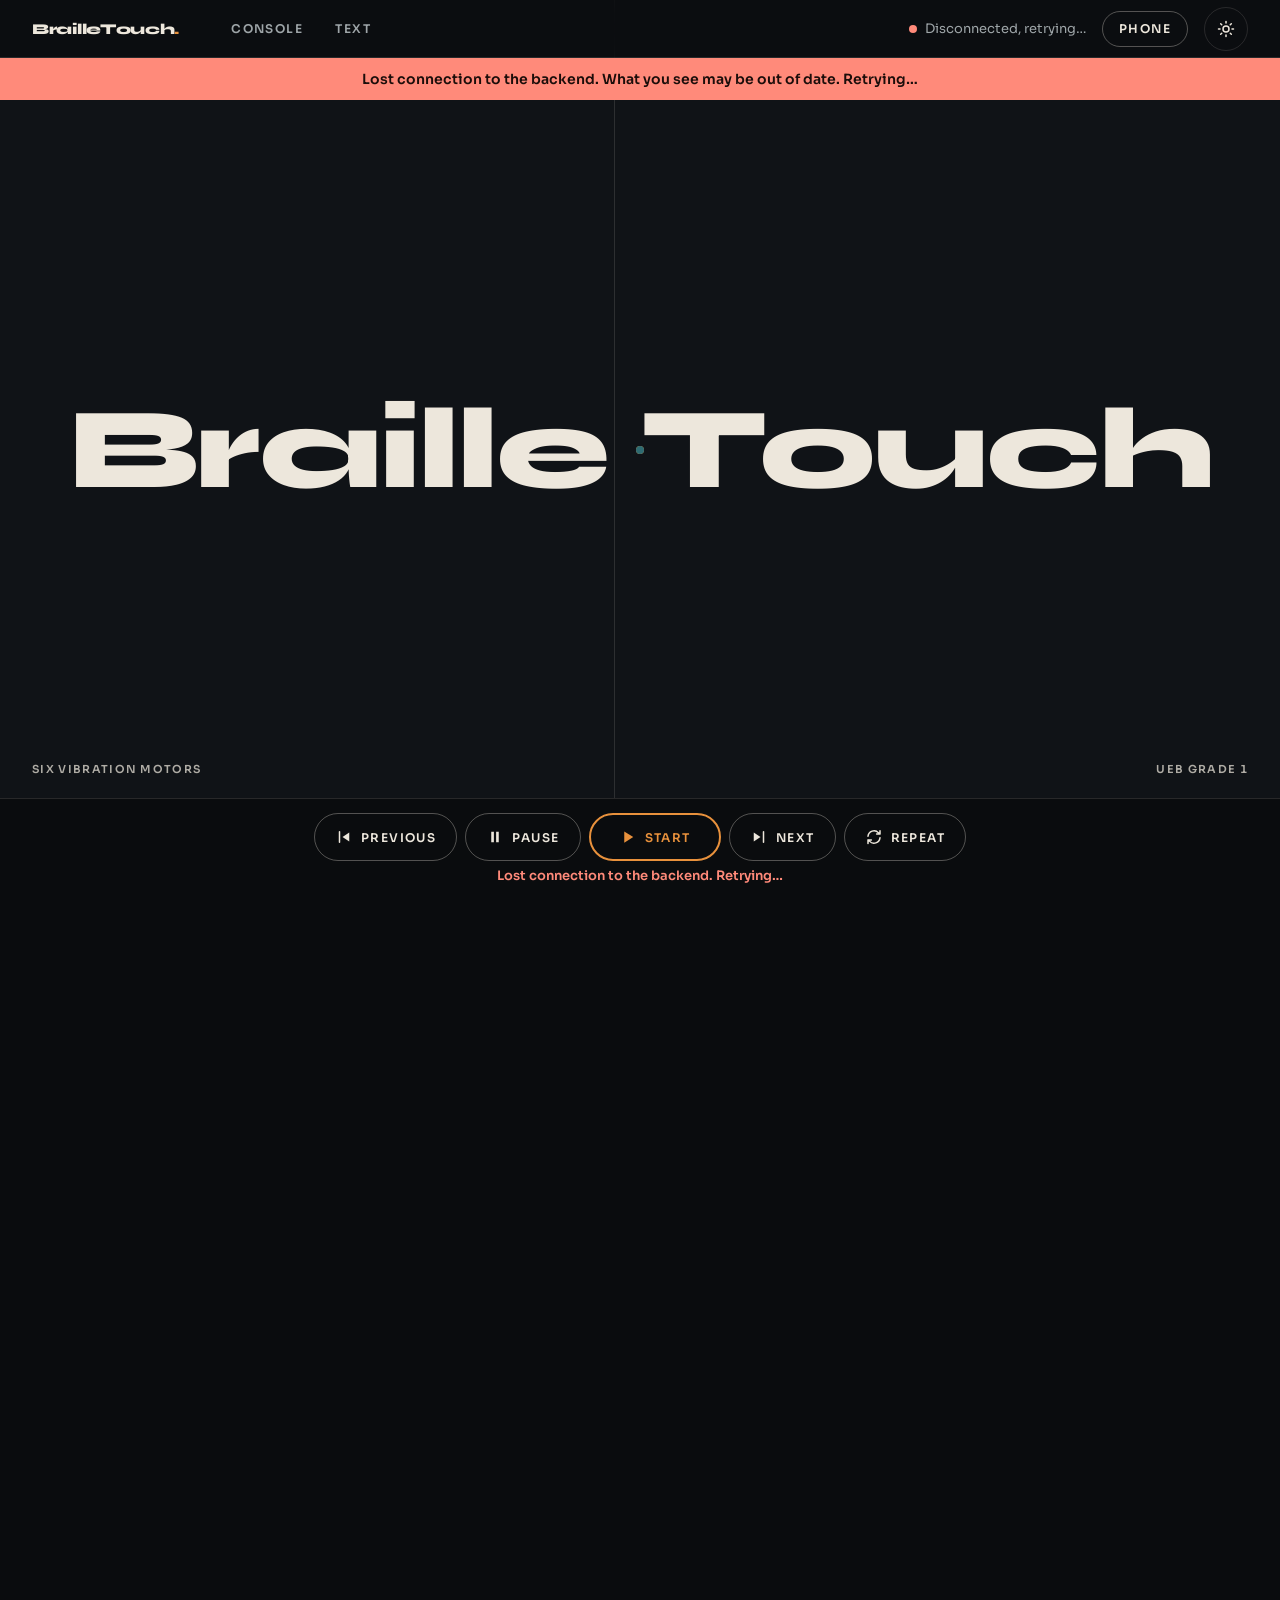
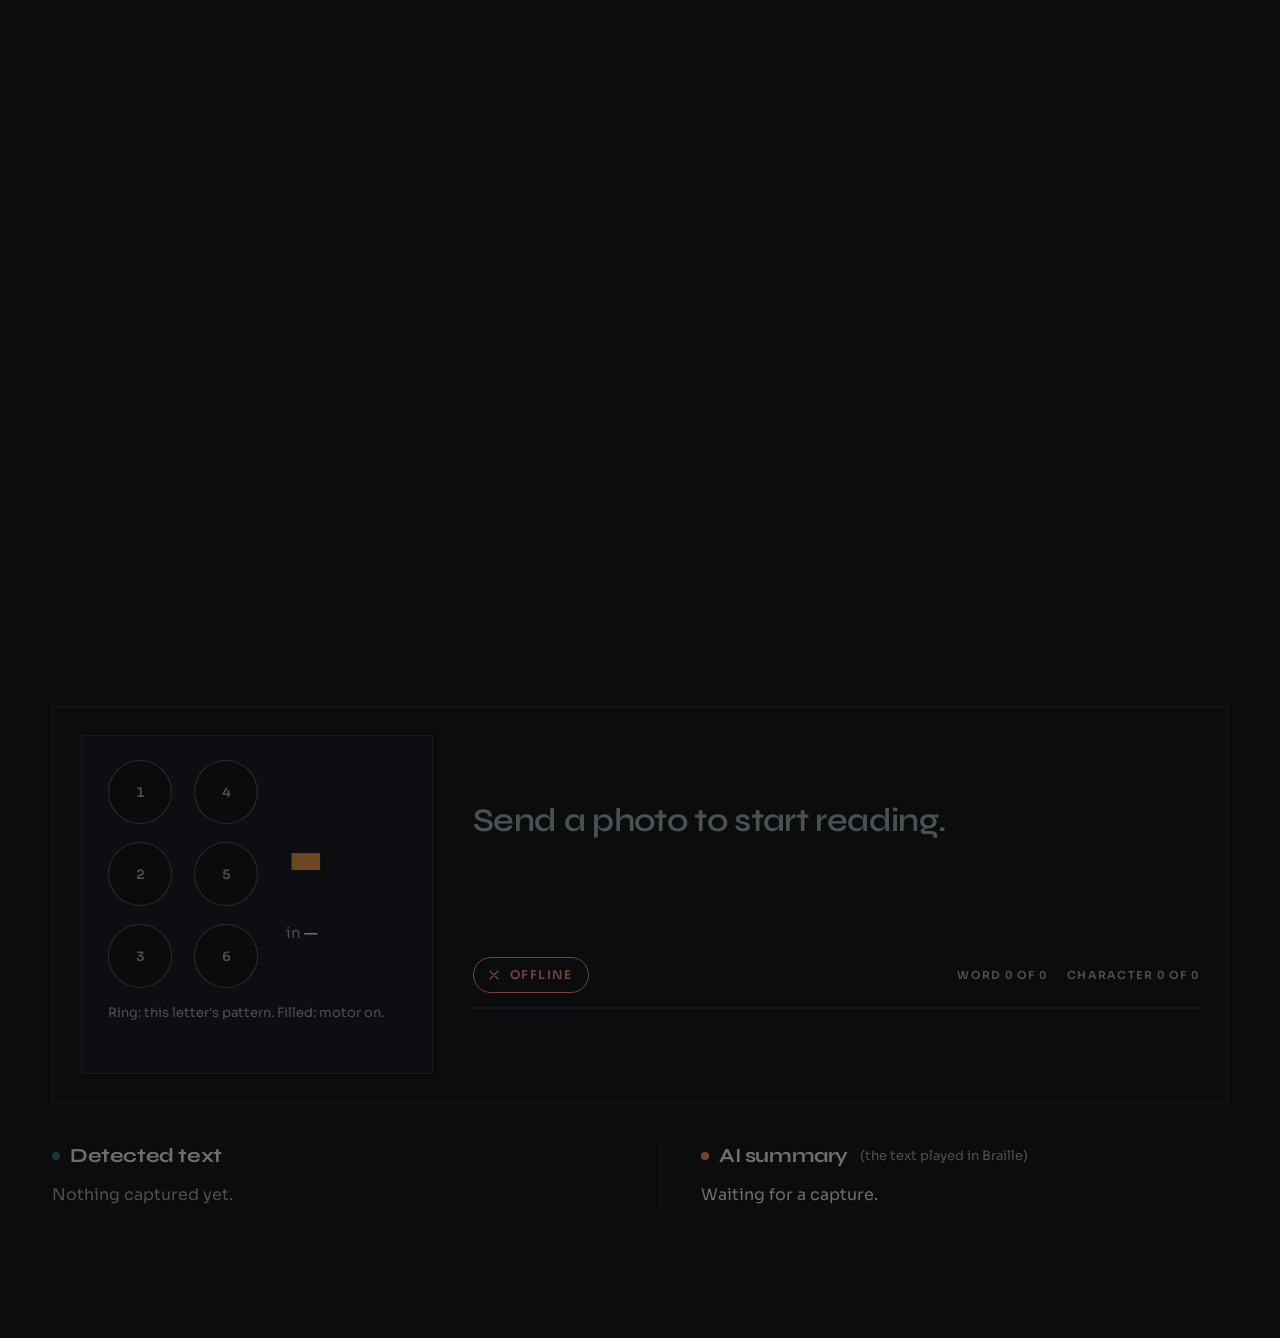
<file: frontend-demo/index.html>
<!DOCTYPE html>
<!-- avoid-ai-design-ignore-file: K7, K3, T2, SD5 (focus styles live in style.css; nav blur, Syne/Sora and the split wordmark are the requested label style) -->
<html lang="en" data-theme="dark">
<head>
<meta charset="UTF-8">
<meta name="viewport" content="width=device-width, initial-scale=1.0">
<title>BrailleTouch</title>
<script>
  // apply the saved theme before first paint (no flash)
  try { document.documentElement.dataset.theme = localStorage.getItem("bt-theme") || "dark"; } catch (_) {}
  // the scroll hero is only live when motion is allowed; otherwise the finished, static hero shows
  if (!matchMedia("(prefers-reduced-motion: reduce)").matches) document.documentElement.classList.add("portal-live");
</script>
<link rel="preconnect" href="https://fonts.googleapis.com">
<link rel="preconnect" href="https://fonts.gstatic.com" crossorigin>
<link href="https://fonts.googleapis.com/css2?family=Sora:wght@400;500;600&family=Syne:wght@600;700;800&display=swap" rel="stylesheet">
<link rel="stylesheet" href="style.css">
</head>
<body>

<header class="topbar">
  <a class="brand" href="#top">BrailleTouch<span>.</span></a>
  <nav class="links" aria-label="Sections">
    <a href="#console">Console</a>
    <a href="#texts">Text</a>
  </nav>
  <div class="topbar-right">
    <div class="conn">
      <span id="connDot" class="dot dot--off"></span>
      <span id="connLabel">Connecting…</span>
    </div>
    <button id="qrToggle" class="nav-pill" type="button" aria-expanded="false" aria-controls="qrPanel">Phone</button>
    <button id="themeToggle" class="icon-btn" type="button" aria-label="Switch to light theme">
      <svg class="icon icon-sun" viewBox="0 0 24 24" aria-hidden="true"><circle cx="12" cy="12" r="4"/><path d="M12 2v2M12 20v2M4.9 4.9l1.4 1.4M17.7 17.7l1.4 1.4M2 12h2M20 12h2M4.9 19.1l1.4-1.4M17.7 6.3l1.4-1.4"/></svg>
      <svg class="icon icon-moon" viewBox="0 0 24 24" aria-hidden="true"><path d="M20 14.5A8 8 0 0 1 9.5 4a8 8 0 1 0 10.5 10.5z"/></svg>
    </button>
  </div>
  <div id="qrPanel" class="qr-panel" hidden>
    <img id="phoneQr" alt="QR code for the phone upload page">
    <span>Scan with your phone<br>to send a photo</span>
  </div>
</header>

<section class="portal" id="top" aria-label="BrailleTouch">
  <div class="portal-stage">
    <div class="portal-img" id="portalImg" aria-hidden="true"></div>
    <div class="portal-wash" aria-hidden="true"></div>
    <div class="portal-veil" aria-hidden="true"></div>
    <div class="portal-panel portal-panel--l" aria-hidden="true"></div>
    <div class="portal-panel portal-panel--r" aria-hidden="true"></div>
    <i class="portal-dot portal-dot--a" aria-hidden="true"></i>
    <i class="portal-dot portal-dot--b" aria-hidden="true"></i>
    <h1 class="portal-title" id="portalTitle" aria-label="BrailleTouch"><span>Braille</span><span>Touch</span></h1>
    <p class="meta meta--tl">Photo in, Braille out</p>
    <p class="meta meta--tr">Scroll</p>
    <p class="meta meta--bl">Six vibration motors</p>
    <p class="meta meta--br">UEB Grade 1</p>
  </div>
</section>

<div id="offlineBanner" class="offline-banner" role="alert" hidden>
  Lost connection to the backend. What you see may be out of date. Retrying…
</div>

<main class="console" id="console">

  <section class="stage" aria-label="Now reading">
    <div class="plate">
      <div class="braille-cell" id="brailleCell" aria-label="Braille cell">
        <span class="d" data-dot="1"></span>
        <span class="d" data-dot="4"></span>
        <span class="d" data-dot="2"></span>
        <span class="d" data-dot="5"></span>
        <span class="d" data-dot="3"></span>
        <span class="d" data-dot="6"></span>
      </div>
      <div class="glyph">
        <span id="currentChar" class="glyph-letter">·</span>
        <span class="glyph-word">in <span id="currentWord">—</span></span>
      </div>
      <p class="legend">Ring: this letter's pattern. Filled: motor on.</p>
      <ul class="motor-list" id="motorList" aria-label="Motors, laid out as on the board">
        <!-- filled by app.js -->
      </ul>
    </div>

    <div class="reading">
      <p id="sentenceText" class="sentence">Send a photo to start reading.</p>
      <div class="progress">
        <div class="progress-head">
          <span id="stateChip" class="state-chip" data-state="waiting" role="status">
            <svg class="icon i-waiting" viewBox="0 0 24 24" aria-hidden="true"><circle cx="12" cy="12" r="7"/></svg>
            <svg class="icon i-ready" viewBox="0 0 24 24" aria-hidden="true"><path d="M8 5v14l11-7z"/></svg>
            <svg class="icon i-playing" viewBox="0 0 24 24" aria-hidden="true"><path class="fill" d="M8 5v14l11-7z"/></svg>
            <svg class="icon i-paused" viewBox="0 0 24 24" aria-hidden="true"><path class="fill" d="M7 5h3.5v14H7zM13.5 5H17v14h-3.5z"/></svg>
            <svg class="icon i-finished" viewBox="0 0 24 24" aria-hidden="true"><path d="M5 12.5l4.5 4.5L19 7.5"/></svg>
            <svg class="icon i-offline" viewBox="0 0 24 24" aria-hidden="true"><path d="M6 6l12 12M18 6L6 18"/></svg>
            <span id="stateLabel">Waiting for a photo</span>
          </span>
          <span class="counts">
            <span id="progressWord">Word 0 of 0</span>
            <span id="progressChar">Character 0 of 0</span>
          </span>
        </div>
        <div class="progress-track"><div class="progress-bar" id="progressBar"></div></div>
      </div>
    </div>
  </section>

  <section class="texts" id="texts">
    <div class="text-col">
      <h2>Detected text</h2>
      <p id="ocrText" class="text-body muted">Nothing captured yet.</p>
    </div>
    <div class="text-col">
      <h2>AI summary <span class="tag">(the text played in Braille)</span></h2>
      <p id="summaryText" class="text-body">Waiting for a capture.</p>
    </div>
  </section>

</main>

<footer class="dock">
  <div class="dock-row">
    <!-- ESP32-CAM is parked. To bring this button back, delete the word "hidden" below. -->
    <button id="btnCapture" class="btn btn--quiet" title="Take a photo with the ESP32-CAM" hidden>
      <svg class="icon" viewBox="0 0 24 24" aria-hidden="true"><path d="M4 8h3l2-3h6l2 3h3v11H4z"/><circle cx="12" cy="13" r="3.5"/></svg>
      Camera capture
    </button>
    <div class="transport" role="group" aria-label="Playback">
      <button id="btnPrev" class="btn">
        <svg class="icon" viewBox="0 0 24 24" aria-hidden="true"><path d="M6 5v14"/><path class="fill" d="M19 6v12l-9-6z"/></svg>
        Previous
      </button>
      <button id="btnPause" class="btn">
        <svg class="icon" viewBox="0 0 24 24" aria-hidden="true"><path class="fill" d="M7 5h3.5v14H7zM13.5 5H17v14h-3.5z"/></svg>
        Pause
      </button>
      <button id="btnStart" class="btn btn--primary">
        <svg class="icon" viewBox="0 0 24 24" aria-hidden="true"><path class="fill" d="M7 4.5v15l12-7.5z"/></svg>
        Start
      </button>
      <button id="btnNext" class="btn">
        <svg class="icon" viewBox="0 0 24 24" aria-hidden="true"><path class="fill" d="M5 6v12l9-6z"/><path d="M18 5v14"/></svg>
        Next
      </button>
      <button id="btnRepeat" class="btn">
        <svg class="icon" viewBox="0 0 24 24" aria-hidden="true"><path d="M4 11a8 8 0 0 1 14-4.5L20 8M20 3.5V8h-4.5M20 13a8 8 0 0 1-14 4.5L4 16M4 20.5V16h4.5"/></svg>
        Repeat
      </button>
    </div>
  </div>
  <p id="statusMessage" class="status-message" role="status" aria-live="polite"></p>
</footer>

<script src="portal.js"></script>
<script src="app.js"></script>
</body>
</html>
</file>
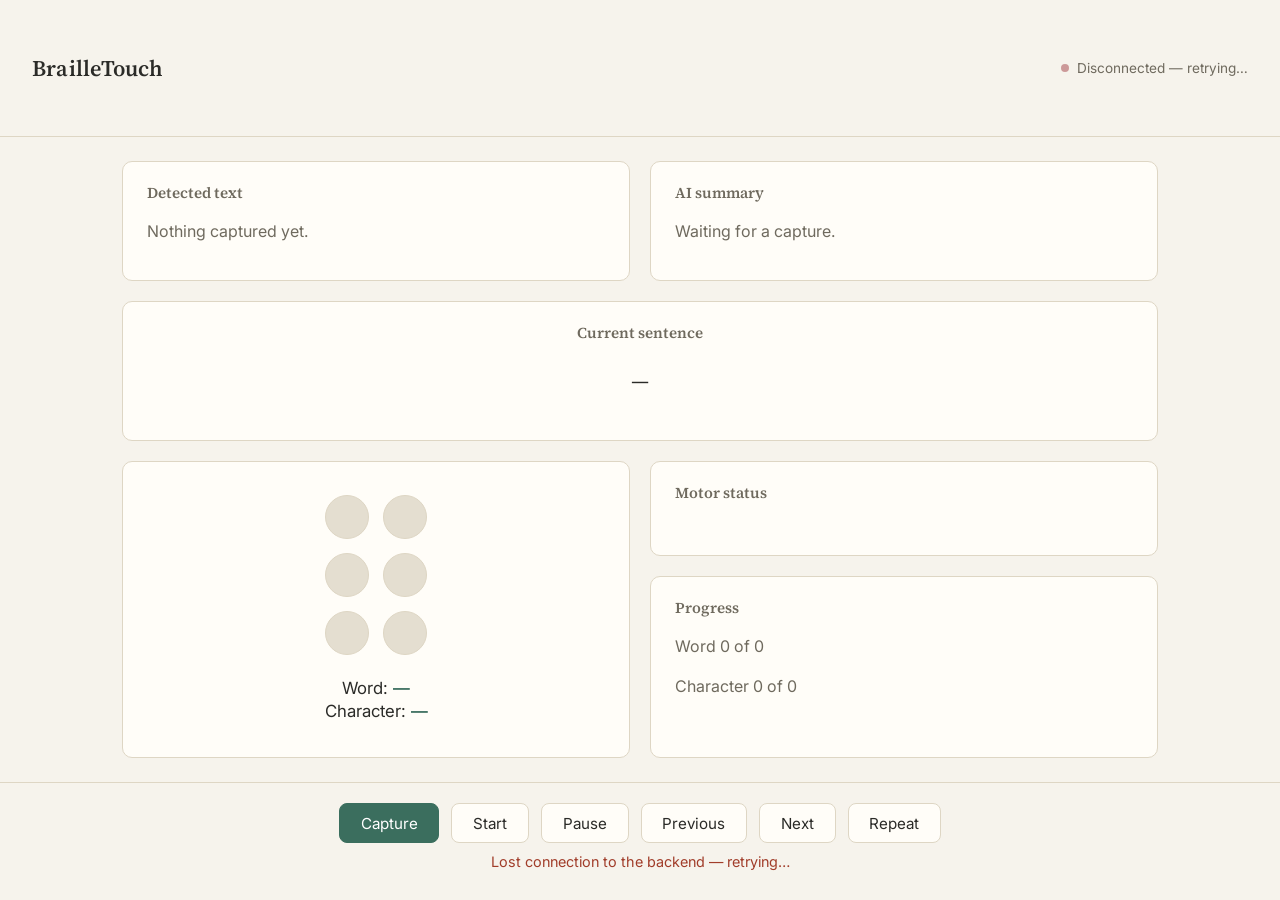
<file: frontend/index.html>
<!DOCTYPE html>
<html lang="en">
<head>
<meta charset="UTF-8">
<meta name="viewport" content="width=device-width, initial-scale=1.0">
<title>BrailleTouch</title>
<link rel="preconnect" href="https://fonts.googleapis.com">
<link href="https://fonts.googleapis.com/css2?family=Source+Serif+4:wght@500;600&family=Inter:wght@400;500;600&display=swap" rel="stylesheet">
<link rel="stylesheet" href="style.css">
</head>
<body>

<header class="topbar">
  <h1>BrailleTouch</h1>
  <div class="phone-qr">
    <img id="phoneQr" alt="QR code: phone upload page">
    <span>Scan with your phone<br>to upload a photo</span>
  </div>
  <div class="conn">
    <span id="connDot" class="dot dot--off"></span>
    <span id="connLabel">Connecting…</span>
  </div>
</header>

<main class="layout">

  <section class="panel panel--text">
    <h2>Detected text</h2>
    <p id="ocrText" class="muted">Nothing captured yet.</p>
  </section>

  <section class="panel panel--text">
    <h2>AI summary</h2>
    <p id="summaryText" class="muted">Waiting for a capture.</p>
  </section>

  <section class="panel panel--sentence">
    <h2>Current sentence</h2>
    <p id="sentenceText" class="sentence">—</p>
  </section>

  <section class="panel panel--hero">
    <div class="hero-cell-wrap">
      <div class="braille-cell" id="brailleCell">
        <span class="d" data-dot="1"></span>
        <span class="d" data-dot="4"></span>
        <span class="d" data-dot="2"></span>
        <span class="d" data-dot="5"></span>
        <span class="d" data-dot="3"></span>
        <span class="d" data-dot="6"></span>
      </div>
    </div>
    <div class="hero-meta">
      <div class="hero-word">Word: <span id="currentWord">—</span></div>
      <div class="hero-char">Character: <span id="currentChar">—</span></div>
    </div>
  </section>

  <section class="panel panel--motors">
    <h2>Motor status</h2>
    <ul class="motor-list" id="motorList">
      <!-- filled by app.js -->
    </ul>
  </section>

  <section class="panel panel--progress">
    <h2>Progress</h2>
    <p id="progressWord" class="muted">Word 0 of 0</p>
    <p id="progressChar" class="muted">Character 0 of 0</p>
  </section>

</main>

<footer class="controls">
  <div class="controls-row">
    <button id="btnCapture" class="btn btn--primary">Capture</button>
    <button id="btnStart" class="btn">Start</button>
    <button id="btnPause" class="btn">Pause</button>
    <button id="btnPrev" class="btn">Previous</button>
    <button id="btnNext" class="btn">Next</button>
    <button id="btnRepeat" class="btn">Repeat</button>
  </div>
  <p id="statusMessage" class="status-message"></p>
</footer>

<script src="app.js"></script>
</body>
</html>
</file>
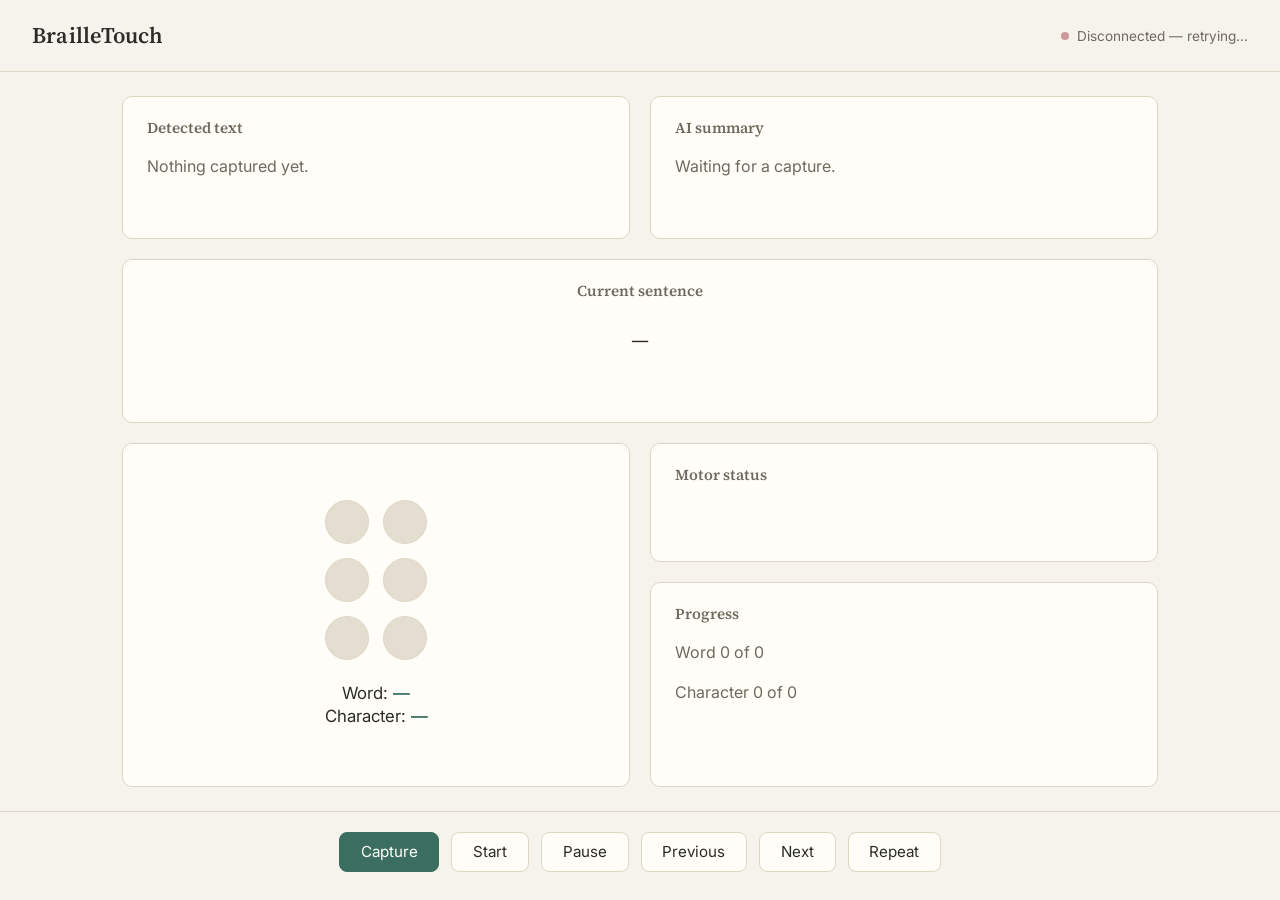
<file: stale/frontendold/index.html>
<!DOCTYPE html>
<html lang="en">
<head>
<meta charset="UTF-8">
<meta name="viewport" content="width=device-width, initial-scale=1.0">
<title>BrailleTouch</title>
<link rel="preconnect" href="https://fonts.googleapis.com">
<link href="https://fonts.googleapis.com/css2?family=Source+Serif+4:wght@500;600&family=Inter:wght@400;500;600&display=swap" rel="stylesheet">
<link rel="stylesheet" href="style.css">
</head>
<body>

<header class="topbar">
  <h1>BrailleTouch</h1>
  <div class="conn">
    <span id="connDot" class="dot dot--off"></span>
    <span id="connLabel">Connecting…</span>
  </div>
</header>

<main class="layout">

  <section class="panel panel--text">
    <h2>Detected text</h2>
    <p id="ocrText" class="muted">Nothing captured yet.</p>
  </section>

  <section class="panel panel--text">
    <h2>AI summary</h2>
    <p id="summaryText" class="muted">Waiting for a capture.</p>
  </section>

  <section class="panel panel--sentence">
    <h2>Current sentence</h2>
    <p id="sentenceText" class="sentence">—</p>
  </section>

  <section class="panel panel--hero">
    <div class="hero-cell-wrap">
      <div class="braille-cell" id="brailleCell">
        <span class="d" data-dot="1"></span>
        <span class="d" data-dot="4"></span>
        <span class="d" data-dot="2"></span>
        <span class="d" data-dot="5"></span>
        <span class="d" data-dot="3"></span>
        <span class="d" data-dot="6"></span>
      </div>
    </div>
    <div class="hero-meta">
      <div class="hero-word">Word: <span id="currentWord">—</span></div>
      <div class="hero-char">Character: <span id="currentChar">—</span></div>
    </div>
  </section>

  <section class="panel panel--motors">
    <h2>Motor status</h2>
    <ul class="motor-list" id="motorList">
      <!-- filled by app.js -->
    </ul>
  </section>

  <section class="panel panel--progress">
    <h2>Progress</h2>
    <p id="progressWord" class="muted">Word 0 of 0</p>
    <p id="progressChar" class="muted">Character 0 of 0</p>
  </section>

</main>

<footer class="controls">
  <button id="btnCapture" class="btn btn--primary">Capture</button>
  <button id="btnStart" class="btn">Start</button>
  <button id="btnPause" class="btn">Pause</button>
  <button id="btnPrev" class="btn">Previous</button>
  <button id="btnNext" class="btn">Next</button>
  <button id="btnRepeat" class="btn">Repeat</button>
</footer>

<script src="app.js"></script>
</body>
</html>
</file>
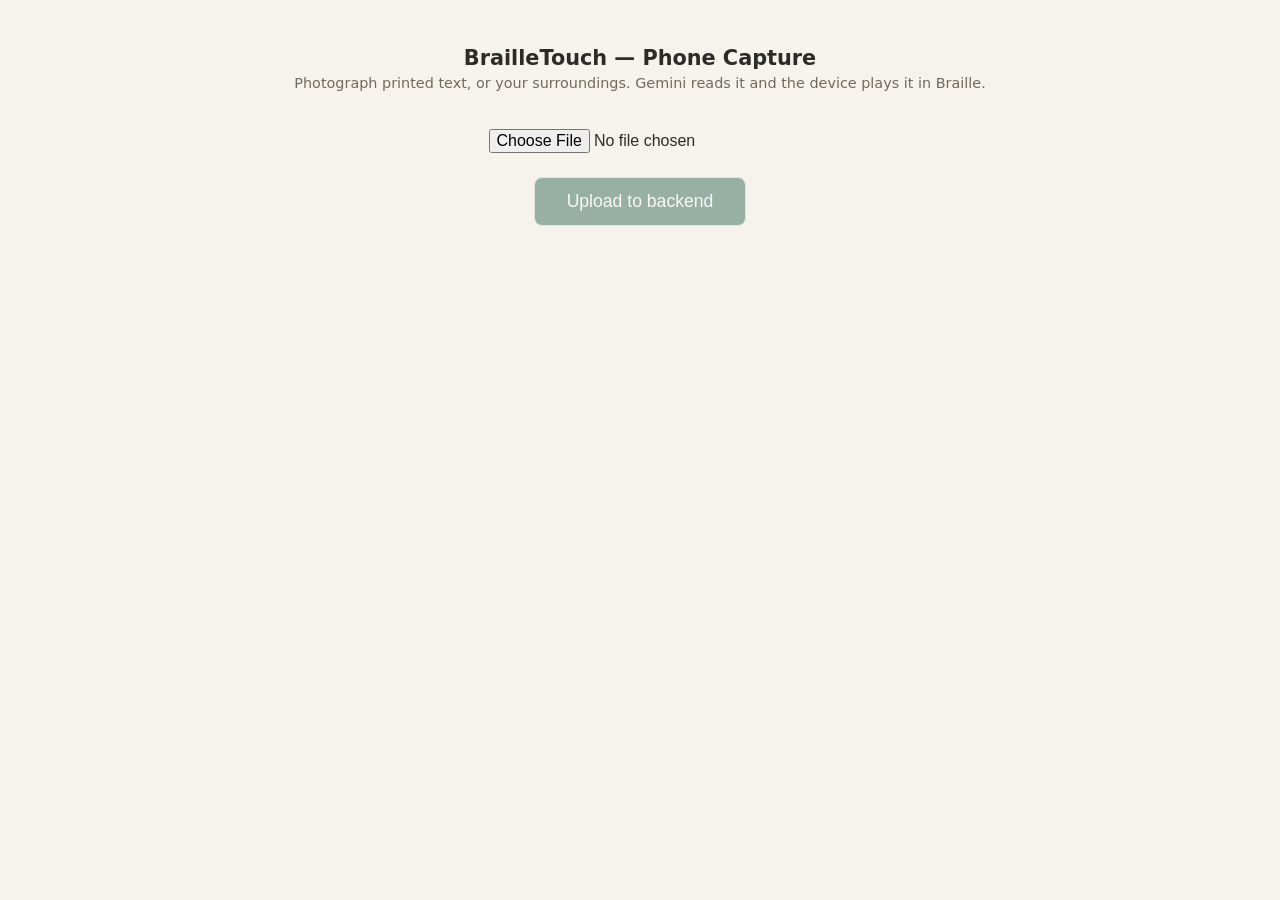
<file: mobile upload/mobile_upload.html>
<!DOCTYPE html>
<html lang="en">
<head>
<meta charset="UTF-8">
<meta name="viewport" content="width=device-width, initial-scale=1.0">
<title>BrailleTouch — Phone Capture</title>
<style>
  body {
    font-family: system-ui, sans-serif;
    background: #f6f3ec;
    color: #2b2b28;
    display: flex;
    flex-direction: column;
    align-items: center;
    padding: 2rem 1.5rem;
    min-height: 100vh;
    margin: 0;
    box-sizing: border-box;
  }
  h1 { font-size: 1.3rem; margin-bottom: 0.3rem; }
  p.sub { color: #6f6a5e; font-size: 0.9rem; margin-top: 0; text-align: center; }
  input[type="file"] {
    margin: 1.5rem 0;
    font-size: 1rem;
  }
  button {
    font-size: 1.1rem;
    padding: 0.8rem 2rem;
    border-radius: 8px;
    border: 1px solid #ded6c4;
    background: #3b6e5e;
    color: #fff;
    cursor: pointer;
  }
  button:disabled { opacity: 0.5; }
  #status {
    margin-top: 1.2rem;
    font-size: 0.95rem;
    text-align: center;
    min-height: 1.4rem;
  }
  #status.error { color: #a13d2a; }
  #preview {
    max-width: 90%;
    max-height: 300px;
    margin-top: 1rem;
    border-radius: 8px;
    border: 1px solid #ded6c4;
  }
</style>
</head>
<body>
  <h1>BrailleTouch — Phone Capture</h1>
  <p class="sub">Photograph printed text, or your surroundings. Gemini reads it and the device plays it in Braille.</p>

  <!-- capture="environment" opens the phone's camera directly on most mobile browsers -->
  <input type="file" id="fileInput" accept="image/*" capture="environment">
  <img id="preview" style="display:none;">
  <button id="uploadBtn" disabled>Upload to backend</button>
  <p id="status"></p>

  <script>
    // Relative: open this page at http://<laptop-ip>:8000/upload (python main.py prints the address),
    // so it always talks to the laptop it was loaded from. No IP to edit.
    const BACKEND_URL = "/api/capture";
    const MAX_SIDE = 1600;   // px on the long side: plenty for reading text, far faster over a hotspot

    const fileInput = document.getElementById("fileInput");
    const uploadBtn = document.getElementById("uploadBtn");
    const preview = document.getElementById("preview");
    const status = document.getElementById("status");

    let selectedFile = null;

    function setStatus(text, isError = false) {
      status.textContent = text;
      status.classList.toggle("error", isError);
    }

    if (location.protocol === "file:") {
      setStatus("Open this page from the address printed by 'python main.py' (http://<laptop-ip>:8000/upload), not as a file.", true);
    }

    // Smaller JPEG for the upload; the original file if the browser can't decode it (e.g. HEIC outside Safari).
    async function shrink(file) {
      try {
        const bitmap = await createImageBitmap(file, { imageOrientation: "from-image" });
        const scale = Math.min(1, MAX_SIDE / Math.max(bitmap.width, bitmap.height));
        const canvas = document.createElement("canvas");
        canvas.width = Math.round(bitmap.width * scale);
        canvas.height = Math.round(bitmap.height * scale);
        canvas.getContext("2d").drawImage(bitmap, 0, 0, canvas.width, canvas.height);
        const blob = await new Promise((resolve) => canvas.toBlob(resolve, "image/jpeg", 0.85));
        return blob || file;
      } catch (_) {
        return file;
      }
    }

    fileInput.addEventListener("change", () => {
      selectedFile = fileInput.files[0];
      if (selectedFile) {
        preview.src = URL.createObjectURL(selectedFile);
        preview.style.display = "block";
        uploadBtn.disabled = false;
        setStatus("");
      }
    });

    uploadBtn.addEventListener("click", async () => {
      if (!selectedFile) return;
      uploadBtn.disabled = true;
      setStatus("Preparing photo…");

      try {
        const body = await shrink(selectedFile);
        setStatus(`Uploading ${Math.round(body.size / 1024)} KB and reading it with Gemini…`);
        const res = await fetch(BACKEND_URL, {
          method: "POST",
          headers: { "Content-Type": body.type || "application/octet-stream" },
          body, // raw image bytes, same as the ESP32-CAM sends
        });
        const data = await res.json().catch(() => null);

        if (!res.ok || !data) {
          setStatus(`Backend responded with an error (${res.status}).`, true);
        } else if (data.status === "error") {
          setStatus(data.detail || "The backend reported a problem.", true);
        } else {
          const what = data.kind === "scene" ? "Scene" : "Read";
          setStatus(`${what}: “${data.summary}” — ready: press Start on the dashboard.`);
        }
      } catch (e) {
        setStatus("Could not reach the backend. Use the address printed by 'python main.py', on the same Wi-Fi, and check the firewall rule.", true);
      } finally {
        uploadBtn.disabled = false;
      }
    });
  </script>
</body>
</html>
</file>
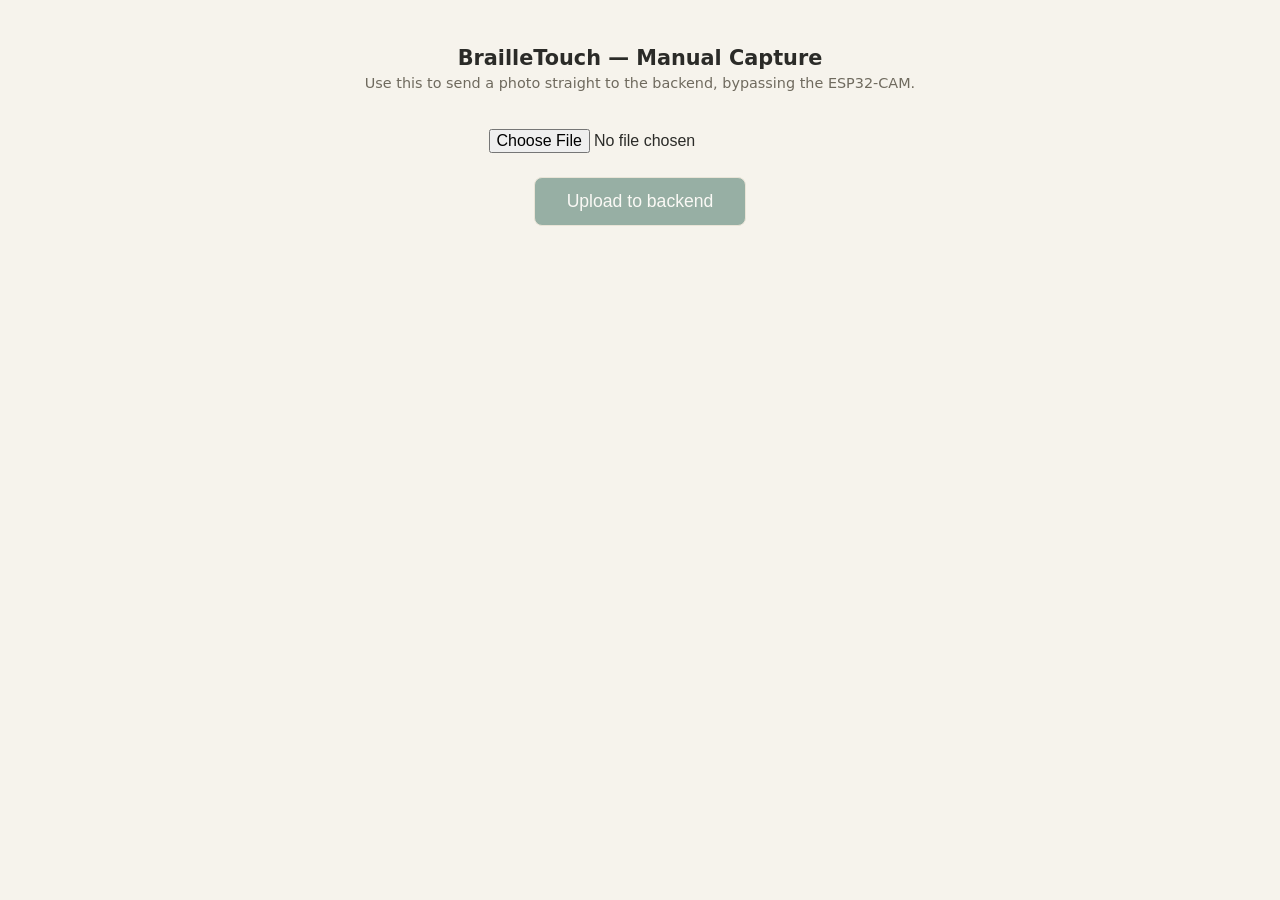
<file: stale/mobile upload/mobile_upload (1).html>
<!DOCTYPE html>
<html lang="en">
<head>
<meta charset="UTF-8">
<meta name="viewport" content="width=device-width, initial-scale=1.0">
<title>BrailleTouch — Manual Capture</title>
<style>
  body {
    font-family: system-ui, sans-serif;
    background: #f6f3ec;
    color: #2b2b28;
    display: flex;
    flex-direction: column;
    align-items: center;
    padding: 2rem 1.5rem;
    min-height: 100vh;
    margin: 0;
    box-sizing: border-box;
  }
  h1 { font-size: 1.3rem; margin-bottom: 0.3rem; }
  p.sub { color: #6f6a5e; font-size: 0.9rem; margin-top: 0; text-align: center; }
  input[type="file"] {
    margin: 1.5rem 0;
    font-size: 1rem;
  }
  button {
    font-size: 1.1rem;
    padding: 0.8rem 2rem;
    border-radius: 8px;
    border: 1px solid #ded6c4;
    background: #3b6e5e;
    color: #fff;
    cursor: pointer;
  }
  button:disabled { opacity: 0.5; }
  #status {
    margin-top: 1.2rem;
    font-size: 0.95rem;
    text-align: center;
    min-height: 1.4rem;
  }
  #status.error { color: #a13d2a; }
  #preview {
    max-width: 90%;
    max-height: 300px;
    margin-top: 1rem;
    border-radius: 8px;
    border: 1px solid #ded6c4;
  }
</style>
</head>
<body>
  <h1>BrailleTouch — Manual Capture</h1>
  <p class="sub">Use this to send a photo straight to the backend, bypassing the ESP32-CAM.</p>

  <!-- capture="environment" opens the phone's camera directly on most mobile browsers -->
  <input type="file" id="fileInput" accept="image/*" capture="environment">
  <img id="preview" style="display:none;">
  <button id="uploadBtn" disabled>Upload to backend</button>
  <p id="status"></p>

  <script>
    // IMPORTANT: this must be your backend laptop's IP on your WiFi network,
    // NOT localhost — your phone isn't the same device as your laptop.
    // Find it via ipconfig on your laptop.
    const BACKEND_URL = "http://YOUR_BACKEND_IP:8000/api/capture";

    const fileInput = document.getElementById("fileInput");
    const uploadBtn = document.getElementById("uploadBtn");
    const preview = document.getElementById("preview");
    const status = document.getElementById("status");

    let selectedFile = null;

    fileInput.addEventListener("change", () => {
      selectedFile = fileInput.files[0];
      if (selectedFile) {
        preview.src = URL.createObjectURL(selectedFile);
        preview.style.display = "block";
        uploadBtn.disabled = false;
        status.textContent = "";
      }
    });

    uploadBtn.addEventListener("click", async () => {
      if (!selectedFile) return;
      uploadBtn.disabled = true;
      status.classList.remove("error");
      status.textContent = "Uploading and processing (OCR + AI can take several seconds)...";

      try {
        const res = await fetch(BACKEND_URL, {
          method: "POST",
          headers: { "Content-Type": "image/jpeg" },
          body: selectedFile, // sends the raw image bytes, same as the ESP32-CAM does
        });

        if (res.ok) {
          status.textContent = "Uploaded successfully — check the dashboard for results.";
        } else {
          status.classList.add("error");
          status.textContent = `Backend responded with an error (${res.status}).`;
        }
      } catch (e) {
        status.classList.add("error");
        status.textContent = "Could not reach the backend. Check BACKEND_URL and that you're on the same WiFi.";
      } finally {
        uploadBtn.disabled = false;
      }
    });
  </script>
</body>
</html>
</file>
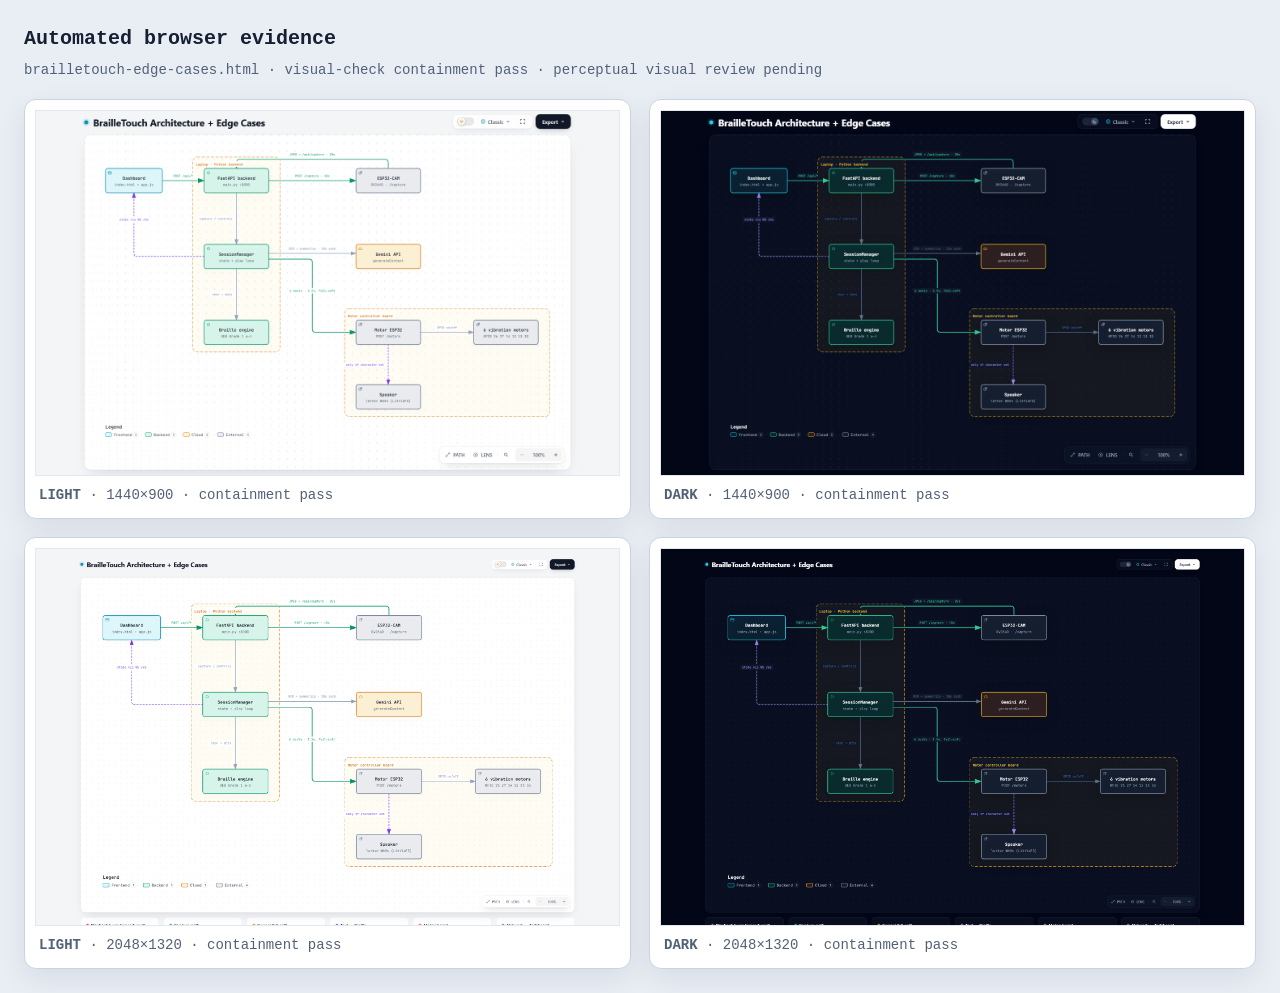
<file: .archify/architecture-brailletouch-edge-cases-20261001-215549/visual-check/brailletouch-edge-cases.visual-check.html>
<!doctype html>
<html lang="en">
<head>
<meta charset="utf-8">
<meta name="viewport" content="width=device-width,initial-scale=1">
<title>Archify automated browser evidence · brailletouch-edge-cases.html</title>
<style>
*{box-sizing:border-box}body{margin:0;padding:24px;background:#e9eef5;color:#172033;font:14px/1.5 ui-monospace,SFMono-Regular,Menlo,Consolas,monospace}header{max-width:1500px;margin:0 auto 18px}h1{margin:0 0 6px;font-size:20px}p{margin:0;color:#526176}.grid{max-width:1500px;margin:auto;display:grid;grid-template-columns:repeat(2,minmax(0,1fr));gap:18px}figure{margin:0;padding:10px;background:white;border:1px solid #c9d4e3;border-radius:12px;box-shadow:0 10px 30px rgba(15,23,42,.08)}img{display:block;width:100%;height:auto;border:1px solid #e2e8f0}figcaption{padding:9px 4px 2px;color:#526176}@media(max-width:900px){.grid{grid-template-columns:1fr}}
</style>
</head>
<body>
<header><h1>Automated browser evidence</h1><p>brailletouch-edge-cases.html · visual-check containment pass · perceptual visual review pending</p></header>
<main class="grid">
      <figure>
        <img src="brailletouch-edge-cases.visual-check.1440x900.light.png" alt="light 1440 by 900">
        <figcaption><strong>LIGHT</strong> · 1440×900 · containment pass</figcaption>
      </figure>
      <figure>
        <img src="brailletouch-edge-cases.visual-check.1440x900.dark.png" alt="dark 1440 by 900">
        <figcaption><strong>DARK</strong> · 1440×900 · containment pass</figcaption>
      </figure>
      <figure>
        <img src="brailletouch-edge-cases.visual-check.2048x1320.light.png" alt="light 2048 by 1320">
        <figcaption><strong>LIGHT</strong> · 2048×1320 · containment pass</figcaption>
      </figure>
      <figure>
        <img src="brailletouch-edge-cases.visual-check.2048x1320.dark.png" alt="dark 2048 by 1320">
        <figcaption><strong>DARK</strong> · 2048×1320 · containment pass</figcaption>
      </figure>
</main>
</body>
</html>
</file>
<file: frontend-demo/style.css>
/* avoid-ai-design-ignore-file: K3, T2 (nav blur and Syne/Sora are the requested label style) */
/* BrailleTouch console, dark label style.
   Ground near-black, bone ink, one amber and one teal. Both accents are only ever type, a dot or a rule
   (never a filled area, gradient, glow or drop shadow). Amber marks the live reading position: the
   current letter, the dots of its pattern and the motors that are on. Teal marks connection and headings.
   Type: Syne (display: wordmark, headings, the letter) and Sora (everything small).
   Themes: dark (default, the label palette) and light (bone ground), switched from the nav. The hero
   is a dark image stage in both. */

:root,
:root[data-theme="dark"] {
  color-scheme: dark;
  --bg:        #0a0c0e;
  --stage:     #101317;
  --plate:     #101317;
  --line:      rgba(237, 231, 220, 0.13);
  --line-hi:   rgba(237, 231, 220, 0.32);
  --text:      #ede7dc;
  --muted:     #9ea5a8;
  --faint:     #6c7378;
  --hole:      #0a0c0e;
  --amber:     #e8913c;   /* text, rules */
  --amber-dot: #e8913c;   /* filled dots */
  --teal:      #2e6b72;
  --dot-ink:   #1d1204;
  --glyph:     var(--amber);
  --danger:    #ff8a7a;
  --nav-bg:    rgba(10, 12, 14, 0.72);
  --qr-tile:   #f4f1ea;
}

:root[data-theme="light"] {
  color-scheme: light;
  --bg:        #eef0f0;
  --stage:     #e2e6e6;
  --plate:     #e2e6e6;
  --line:      rgba(20, 23, 26, 0.16);
  --line-hi:   rgba(20, 23, 26, 0.4);
  --text:      #14171a;
  --muted:     #4a5156;
  --faint:     #6b7175;
  --hole:      #eef0f0;
  --amber:     #9a500a;   /* darker than the label amber: 5.2:1 on the light ground */
  --amber-dot: #c96a12;
  --teal:      #2e6b72;
  --dot-ink:   #1d1204;
  --glyph:     #14171a;
  --danger:    #b3261e;
  --nav-bg:    rgba(238, 240, 240, 0.78);
  --qr-tile:   #ffffff;
}

* { box-sizing: border-box; }
[hidden] { display: none !important; }
html { scroll-behavior: smooth; }

body {
  margin: 0;
  min-height: 100vh;
  display: flex;
  flex-direction: column;
  background: var(--bg);
  color: var(--text);
  font-family: "Sora", system-ui, "Segoe UI", sans-serif;
  font-size: 1rem;
  font-variant-numeric: tabular-nums;
  -webkit-font-smoothing: antialiased;
  transition: background-color 200ms ease-out, color 200ms ease-out;
}

.icon { width: 18px; height: 18px; fill: none; stroke: currentColor; stroke-width: 2; stroke-linecap: round; stroke-linejoin: round; flex: none; }
.icon .fill { fill: currentColor; stroke: none; }

/* small uppercase label, used for metadata, links and buttons */
.label, .links a, .btn, .nav-pill, .meta, .counts, .state-chip {
  font-size: 0.75rem;
  font-weight: 600;
  letter-spacing: 0.12em;
  text-transform: uppercase;
}

/* ---------- nav ---------- */

.topbar {
  position: fixed;
  inset: 0 0 auto 0;
  z-index: 50;
  height: 58px;
  display: flex;
  align-items: center;
  justify-content: space-between;
  gap: 24px;
  padding: 0 32px;
  background: var(--nav-bg);
  -webkit-backdrop-filter: blur(14px);
  backdrop-filter: blur(14px);
  border-bottom: 1px solid var(--line);
}

.brand { font-family: "Syne", sans-serif; font-size: 0.9375rem; font-weight: 800; letter-spacing: -0.02em; color: var(--text); text-decoration: none; }
.brand span { color: var(--amber); }

.links { display: flex; gap: 8px; margin-right: auto; margin-left: 16px; }
.links a { display: grid; place-items: center; min-height: 44px; padding: 0 12px; color: var(--muted); text-decoration: none; transition: color 140ms ease-out; }
.links a:hover { color: var(--amber); }

.topbar-right { display: flex; align-items: center; gap: 16px; }

.conn { display: inline-flex; align-items: center; gap: 8px; font-size: 0.8125rem; color: var(--muted); }
.dot { width: 8px; height: 8px; border-radius: 50%; display: inline-block; }
.dot--on  { background: var(--teal); }
.dot--off { background: var(--danger); }

.nav-pill {
  min-height: 36px;
  padding: 0 16px;
  border-radius: 999px;
  border: 1px solid var(--line-hi);
  background: transparent;
  color: var(--text);
  font-family: inherit;
  cursor: pointer;
  transition: color 140ms ease-out, border-color 140ms ease-out;
}
.nav-pill:hover, .nav-pill[aria-expanded="true"] { color: var(--amber); border-color: var(--amber); }

.icon-btn {
  display: grid;
  place-items: center;
  width: 44px;
  height: 44px;
  border-radius: 999px;
  border: 1px solid var(--line);
  background: transparent;
  color: var(--text);
  cursor: pointer;
}
.icon-btn:hover { border-color: var(--line-hi); }
.icon-btn:active { transform: scale(0.96); }
:root[data-theme="dark"] .icon-moon,
:root[data-theme="light"] .icon-sun { display: none; }

.qr-panel {
  position: absolute;
  top: 58px;
  right: 32px;
  padding: 16px;
  display: flex;
  align-items: center;
  gap: 16px;
  max-width: calc(100vw - 24px);
  background: var(--bg);
  border: 1px solid var(--line-hi);
  border-top: 0;
  font-size: 0.8125rem;
  line-height: 1.5;
  color: var(--muted);
}
.qr-panel img { width: 112px; height: 112px; padding: 6px; background: var(--qr-tile); }
.qr-panel img:not([src]) { display: none; }   /* until the backend is reachable */

/* ---------- portal hero ---------- */

/* the hero is always a dark image stage, in both themes */
.portal {
  --p-ground: #0a0c0e;
  --p-ground-2: #101317;
  --p-ink: #ede7dc;
  --p-amber: #e8913c;
  --p-teal: #2e6b72;
  color: var(--p-ink);
  background: var(--p-ground);
}

/* the finished page: no scroll effect, panels gone, title already tight (reduced motion, no JS) */
.portal-stage { position: relative; height: 72vh; min-height: 420px; overflow: hidden; isolation: isolate; }
.portal-panel, .portal-dot { display: none; }
.portal-img { position: absolute; inset: 0; }
.portal-img svg { width: 100%; height: 100%; display: block; }
.portal-img .b { fill: rgba(237, 231, 220, 0.2); }
.portal-img .a { fill: var(--p-amber); }
.portal-img .t { fill: var(--p-teal); }
.portal-img .o { fill: none; stroke: rgba(237, 231, 220, 0.1); stroke-width: 2; }
.portal-wash { position: absolute; inset: 0; opacity: 0.3; mix-blend-mode: overlay; background: linear-gradient(135deg, var(--p-amber), var(--p-teal)); }
.portal-veil { position: absolute; inset: 0; background: radial-gradient(ellipse at center, transparent 35%, rgba(10, 12, 14, 0.88) 100%); }

.portal-title {
  position: absolute;
  inset: 0;
  z-index: 3;
  margin: 0;
  display: flex;
  align-items: center;
  justify-content: center;
  gap: 0.28em;
  font-family: "Syne", sans-serif;
  font-size: clamp(2.75rem, 9vw, 9rem);
  font-weight: 800;
  line-height: 1;
  letter-spacing: -0.045em;
  white-space: nowrap;
  pointer-events: none;
}
.portal-title span { display: block; }

.meta { position: absolute; z-index: 4; margin: 0; color: rgba(237, 231, 220, 0.72); font-size: 0.6875rem; }
.meta--tl { top: 82px; left: 32px; }
.meta--tr { top: 82px; right: 32px; }
.meta--bl { bottom: 124px; left: 32px; }
.meta--br { bottom: 124px; right: 32px; }

/* live: a tall section with a sticky stage; every value is driven from scroll position by portal.js */
.portal-live .portal { height: 250vh; }
.portal-live .portal-stage { position: sticky; top: 0; height: 100vh; min-height: 0; }
.portal-live .portal-wash { opacity: 0; }
.portal-live .portal-img { transform: scale(1.15); }
.portal-live .portal-title { letter-spacing: -0.02em; }
.portal-live .portal-panel {
  display: block;
  position: absolute;
  top: 0;
  bottom: 0;
  z-index: 2;
  width: 52%;
  background: var(--p-ground-2);
  will-change: transform;
}
.portal-live .portal-panel--l { left: 0; border-right: 1px solid rgba(237, 231, 220, 0.13); }
.portal-live .portal-panel--r { right: 0; border-left: 1px solid rgba(237, 231, 220, 0.13); }
.portal-live .portal-dot {
  display: block;
  position: absolute;
  z-index: 2;
  left: calc(50% - 4px);
  top: calc(50% - 4px);
  width: 8px;
  height: 8px;
  border-radius: 50%;
}
.portal-dot--a { background: var(--p-amber); }
.portal-dot--b { background: var(--p-teal); }

/* ---------- console ---------- */

.console {
  flex: 1;
  width: 100%;
  max-width: 1240px;
  margin: 0 auto;
  padding: 56px 32px 28px;
  display: flex;
  flex-direction: column;
  gap: 40px;
  scroll-margin-top: 58px;
}

/* one stage: the reader object on the left, the text being read on the right */
.stage {
  display: grid;
  grid-template-columns: auto 1fr;
  gap: 40px;
  align-items: center;
  padding: 28px;
  border: 1px solid var(--line);
}

/* ---------- the reader: Braille cell, current letter, motors ---------- */

.plate {
  display: grid;
  grid-template-columns: auto auto;
  grid-template-areas: "cell glyph" "legend legend" "motors motors";
  gap: 16px 28px;
  align-items: center;
  padding: 24px 26px;
  background: var(--plate);
  border: 1px solid var(--line);
}

.braille-cell {
  grid-area: cell;
  display: grid;
  grid-template-columns: repeat(2, 64px);
  grid-template-rows: repeat(3, 64px);
  gap: 18px 22px;
}

/* every dot starts as an empty hole with a hairline rim */
.braille-cell .d {
  width: 64px;
  height: 64px;
  border-radius: 50%;
  display: grid;
  place-items: center;
  background: var(--hole);
  border: 1px solid var(--line-hi);
  font-size: 0.8125rem;
  font-weight: 600;
  color: var(--muted);
  /* no transition: a Braille cell must never show an in-between pattern */
}
.braille-cell .d::after { content: attr(data-dot); }   /* dot numbers: 1-2-3 left, 4-5-6 right */

/* the current letter's pattern: an amber rim (motors may be off) */
.braille-cell .d.active { border: 3px solid var(--amber); color: var(--text); }

/* motor on: the dot is filled amber and shivers */
.braille-cell.buzzing .d.active {
  background: var(--amber-dot);
  border-color: var(--amber-dot);
  color: var(--dot-ink);
  animation: buzz 70ms linear 6 alternate;
}
@keyframes buzz {
  from { transform: translate(-0.7px, 0); }
  to   { transform: translate(0.7px, 0.4px); }
}

.glyph { grid-area: glyph; display: flex; flex-direction: column; align-items: flex-start; gap: 16px; min-width: 120px; }
.glyph-letter {
  font-family: "Syne", sans-serif;
  font-size: 7rem;
  line-height: 0.9;
  font-weight: 800;
  letter-spacing: -0.03em;
  color: var(--glyph);
}
/* on the light ground, amber text is too faint at this weight: dark letter with an amber rule underneath */
:root[data-theme="light"] .glyph-letter {
  text-decoration: underline;
  text-decoration-color: var(--amber-dot);
  text-decoration-thickness: 0.1em;
  text-underline-offset: 0.08em;
}
.glyph-word { font-size: 0.9375rem; color: var(--muted); }
.glyph-word span { color: var(--text); font-weight: 600; }

.legend { grid-area: legend; margin: 0; font-size: 0.8125rem; color: var(--muted); }

/* six motors, in the board's layout (1-2-3 down the left, 4-5-6 down the right) */
.motor-list {
  grid-area: motors;
  list-style: none;
  margin: 0;
  padding: 0;
  display: grid;
  grid-template-columns: 1fr 1fr;
  grid-template-rows: repeat(3, auto);
  grid-auto-flow: column;
  gap: 6px 10px;
}
.motor-list li {
  display: flex;
  justify-content: space-between;
  align-items: center;
  gap: 10px;
  padding: 6px 12px;
  border-radius: 999px;
  border: 1px solid var(--line);
  font-size: 0.8125rem;
  color: var(--muted);
  white-space: nowrap;
}
.motor-list li:has(.motor-state.on) { border-color: var(--amber); color: var(--text); }
.motor-state { font-size: 0.6875rem; font-weight: 600; letter-spacing: 0.12em; }
.motor-state.on { color: var(--amber); }

/* ---------- the text being read ---------- */

.reading { display: flex; flex-direction: column; gap: 28px; min-width: 0; }

.sentence {
  position: relative;          /* the current word is scrolled into view relative to this box */
  margin: 0;
  height: 3.9em;               /* exactly three lines, so the plate never moves with text length */
  overflow: hidden;
  font-family: "Syne", sans-serif;
  font-size: clamp(1.625rem, 1.1rem + 1.2vw, 2.25rem);
  line-height: 1.3;
  font-weight: 600;
  letter-spacing: -0.02em;
  color: var(--muted);
  text-wrap: balance;
  overflow-wrap: anywhere;
}
.sentence.is-clamped {         /* longer than three lines: fade the cut edges */
  -webkit-mask-image: linear-gradient(to bottom, transparent 0, #000 0.6em, #000 calc(100% - 0.6em), transparent 100%);
  mask-image: linear-gradient(to bottom, transparent 0, #000 0.6em, #000 calc(100% - 0.6em), transparent 100%);
}
.cur-word { color: var(--text); }
.cur-letter {
  background: transparent;
  color: var(--amber);
  font-weight: 800;
  text-decoration: underline;
  text-decoration-color: var(--amber-dot);
  text-decoration-thickness: 0.07em;
  text-underline-offset: 0.12em;
}

.progress-head { display: flex; justify-content: space-between; align-items: center; gap: 16px; margin-bottom: 14px; flex-wrap: wrap; }
.counts { display: flex; gap: 20px; font-size: 0.6875rem; color: var(--muted); }

.state-chip {
  display: inline-flex;
  align-items: center;
  gap: 8px;
  min-height: 36px;
  padding: 6px 16px 6px 12px;
  border-radius: 999px;
  border: 1px solid var(--line-hi);
  color: var(--muted);
}
.state-chip .icon { display: none; width: 16px; height: 16px; }
.state-chip[data-state="waiting"] .i-waiting,
.state-chip[data-state="ready"] .i-ready,
.state-chip[data-state="playing"] .i-playing,
.state-chip[data-state="paused"] .i-paused,
.state-chip[data-state="finished"] .i-finished,
.state-chip[data-state="offline"] .i-offline { display: block; }
.state-chip[data-state="ready"],
.state-chip[data-state="paused"],
.state-chip[data-state="finished"] { color: var(--text); border-color: var(--text); }
.state-chip[data-state="playing"] { border-color: var(--amber); color: var(--amber); }
.state-chip[data-state="offline"] { color: var(--danger); border-color: var(--danger); }

/* the progress bar is a rule: a hairline with an amber line growing along it */
.progress-track { height: 2px; background: var(--line); overflow: hidden; }
.progress-bar {
  height: 100%;
  width: 100%;
  background: var(--amber-dot);
  transform: scaleX(0);
  transform-origin: left center;
  transition: transform 240ms cubic-bezier(0.23, 1, 0.32, 1);
}

/* ---------- connection lost ---------- */

.offline-banner {
  position: fixed;
  top: 58px;
  left: 0;
  right: 0;
  z-index: 49;
  padding: 12px 32px;
  background: var(--danger);
  color: #1b0d0a;
  font-size: 0.875rem;
  font-weight: 600;
  text-align: center;
}
body.is-offline .stage,
body.is-offline .texts { opacity: 0.45; transition: opacity 200ms ease-out; }

/* ---------- detected text and summary: plain columns, no boxes ---------- */

.texts {
  display: grid;
  grid-template-columns: 1fr 1fr;
  gap: 40px;
  scroll-margin-top: 74px;
}
.text-col + .text-col { border-left: 1px solid var(--line); padding-left: 40px; }
.texts h2 {
  display: flex;
  align-items: center;
  gap: 10px;
  margin: 0 0 14px;
  font-family: "Syne", sans-serif;
  font-size: 1.25rem;
  font-weight: 700;
  letter-spacing: -0.02em;
  color: var(--text);
}
.texts h2::before { content: ""; width: 8px; height: 8px; border-radius: 50%; background: var(--teal); flex: none; }
.text-col + .text-col h2::before { background: var(--amber-dot); }
.text-body { margin: 0; max-width: 65ch; max-height: 9em; overflow: auto; font-size: 1rem; line-height: 1.65; text-wrap: pretty; }
.muted { color: var(--muted); }
.tag {
  margin-left: 2px;
  font-family: "Sora", sans-serif;
  font-size: 0.8125rem;
  font-weight: 400;
  letter-spacing: 0;
  color: var(--muted);
}

/* ---------- control dock ---------- */

.dock {
  position: sticky;
  bottom: 0;
  z-index: 40;
  background: var(--bg);
  border-top: 1px solid var(--line);
  padding: 14px 32px 10px;
}
.dock-row {
  max-width: 1240px;
  margin: 0 auto;
  display: flex;
  align-items: center;
  justify-content: center;
  gap: 16px;
  flex-wrap: wrap;
}
.transport { display: flex; gap: 8px; flex-wrap: wrap; justify-content: center; }

.btn {
  display: inline-flex;
  align-items: center;
  gap: 8px;
  min-height: 48px;
  padding: 0 20px;
  border-radius: 999px;
  border: 1px solid var(--line-hi);
  background: transparent;
  color: var(--text);
  font-family: inherit;
  cursor: pointer;
  transition: color 140ms ease-out, border-color 140ms ease-out, transform 100ms ease-out;
}
.btn:hover { border-color: var(--text); }
.btn:active { transform: scale(0.97); }
.btn:focus-visible, .icon-btn:focus-visible, .nav-pill:focus-visible, .links a:focus-visible, .brand:focus-visible {
  outline: 2px solid var(--amber);
  outline-offset: 2px;
}

/* the one button that makes sense right now: an amber rule around it and amber type */
.btn--primary { padding: 0 28px; border-color: var(--amber); border-width: 2px; color: var(--amber); }
.btn--primary:hover { border-color: var(--amber); }

.btn--quiet { color: var(--muted); }
.btn--quiet:hover { color: var(--text); }

.btn--pending, .btn:disabled { opacity: 0.5; cursor: default; transform: none; }

.status-message { max-width: 1240px; min-height: 1.4rem; margin: 6px auto 0; font-size: 0.8125rem; color: var(--muted); text-align: center; }
.status-message.status-message--error { color: var(--danger); font-weight: 600; }

/* ---------- smaller screens ---------- */

@media (max-width: 1000px) {
  .stage { grid-template-columns: 1fr; gap: 28px; padding: 20px; }
  .plate { justify-self: center; }
}
@media (max-width: 640px) {
  .topbar { padding: 0 16px; gap: 8px; }
  .links { display: none; }
  .topbar-right { margin-left: auto; gap: 8px; }
  #connLabel { display: none; }
  .qr-panel { right: 12px; }
  .meta--tl, .meta--tr { left: 16px; right: auto; }
  .meta--tr { display: none; }
  .meta--bl { left: 16px; }
  .meta--br { right: 16px; }
  .portal-title { flex-direction: column; gap: 0; font-size: 22vw; }
  .console { padding: 40px 12px 20px; }
  .plate { grid-template-columns: auto; grid-template-areas: "cell" "glyph" "legend" "motors"; justify-items: center; padding: 20px; }
  .braille-cell { grid-template-columns: repeat(2, 56px); grid-template-rows: repeat(3, 56px); }
  .braille-cell .d { width: 56px; height: 56px; }
  .glyph { align-items: center; }
  .glyph-letter { font-size: 5rem; }
  .texts { grid-template-columns: 1fr; gap: 24px; }
  .text-col + .text-col { border-left: 0; padding-left: 0; border-top: 1px solid var(--line); padding-top: 24px; }
  .dock { position: static; padding: 12px; }
  .dock-row { justify-content: center; }
  .offline-banner { padding: 12px 16px; }
}

@media (prefers-reduced-motion: reduce) {
  html { scroll-behavior: auto; }
  .braille-cell.buzzing .d.active { animation: none; }
  *, *::before, *::after { transition-duration: 0.01ms !important; }
}
</file>
<file: frontend/style.css>
:root {
  --paper: #f6f3ec;
  --panel: #fffdf8;
  --border: #ded6c4;
  --ink: #2b2b28;
  --ink-muted: #6f6a5e;
  --accent: #3b6e5e;      /* deep teal-green — calm, restrained */
  --accent-soft: #dce9e3;
  --dot-off: #e4ded0;
  --dot-on: var(--accent);

  --serif: "Source Serif 4", Georgia, serif;
  --sans: "Inter", system-ui, sans-serif;
}

* { box-sizing: border-box; }

body {
  margin: 0;
  background: var(--paper);
  color: var(--ink);
  font-family: var(--sans);
  min-height: 100vh;
  display: flex;
  flex-direction: column;
}

h1, h2 { font-family: var(--serif); margin: 0; font-weight: 600; }

.topbar {
  display: flex;
  align-items: center;
  justify-content: space-between;
  padding: 1.25rem 2rem;
  border-bottom: 1px solid var(--border);
}
.topbar h1 { font-size: 1.4rem; letter-spacing: 0.01em; }

.conn { display: flex; align-items: center; gap: 0.5rem; font-size: 0.85rem; color: var(--ink-muted); }
.phone-qr { display: flex; align-items: center; gap: 0.75rem; font-size: 0.8rem; color: var(--ink-muted); }
.phone-qr img { width: 96px; height: 96px; background: #fff; border: 1px solid var(--border); border-radius: 6px; }
.phone-qr:has(img:not([src])) { visibility: hidden; }   /* until the backend is reachable */
.dot { width: 8px; height: 8px; border-radius: 50%; display: inline-block; }
.dot--off { background: #c99; }
.dot--on { background: var(--accent); }

.layout {
  flex: 1;
  display: grid;
  grid-template-columns: 1fr 1fr;
  grid-template-areas:
    "text     text"
    "sentence sentence"
    "hero     motors"
    "hero     progress";
  gap: 1.25rem;
  padding: 1.5rem 2rem;
  max-width: 1100px;
  width: 100%;
  margin: 0 auto;
}

.panel {
  background: var(--panel);
  border: 1px solid var(--border);
  border-radius: 10px;
  padding: 1.25rem 1.5rem;
}
.panel h2 {
  font-size: 0.95rem;
  color: var(--ink-muted);
  margin-bottom: 0.6rem;
}

.panel--text { grid-area: text; }
.panel--text:nth-of-type(2) { grid-column: auto; }
.panel--sentence { grid-area: sentence; text-align: center; }
.panel--hero { grid-area: hero; display: flex; flex-direction: column; align-items: center; justify-content: center; gap: 1.25rem; padding: 2rem; }
.panel--motors { grid-area: motors; }
.panel--progress { grid-area: progress; }

/* two text panels side by side within the "text" grid area */
.layout > .panel--text:nth-of-type(1) { grid-column: 1; }
.layout > .panel--text:nth-of-type(2) { grid-column: 2; }
.layout { grid-template-columns: 1fr 1fr; }
.layout > .panel--text:nth-of-type(1),
.layout > .panel--text:nth-of-type(2) { grid-row: 1; grid-area: unset; }
.layout > .panel--sentence { grid-row: 2; grid-column: 1 / span 2; }
.layout > .panel--hero { grid-row: 3 / span 2; grid-column: 1; }
.layout > .panel--motors { grid-row: 3; grid-column: 2; }
.layout > .panel--progress { grid-row: 4; grid-column: 2; }

.muted { color: var(--ink-muted); line-height: 1.5; }

.sentence {
  font-family: var(--serif);
  font-size: 1.4rem;
  line-height: 1.4;
}

.hero-cell-wrap { display: flex; justify-content: center; }

.braille-cell {
  display: grid;
  grid-template-columns: repeat(2, 44px);
  grid-template-rows: repeat(3, 44px);
  gap: 14px;
  justify-content: center;
}
.braille-cell .d {
  width: 44px;
  height: 44px;
  border-radius: 50%;
  background: var(--dot-off);
  border: 1px solid var(--border);
  transition: background 0.15s ease;
}
.braille-cell .d.active {
  background: var(--dot-on);
  border-color: var(--dot-on);
}

.hero-meta { text-align: center; font-size: 1.05rem; }
.hero-word, .hero-char { margin: 0.2rem 0; }
.hero-char span, .hero-word span { font-weight: 600; color: var(--accent); }

.motor-list { list-style: none; margin: 0; padding: 0; display: flex; flex-direction: column; gap: 0.5rem; }
.motor-list li {
  display: flex;
  justify-content: space-between;
  align-items: center;
  padding: 0.35rem 0;
  border-bottom: 1px solid var(--border);
  font-size: 0.95rem;
}
.motor-list li:last-child { border-bottom: none; }
.motor-state {
  font-size: 0.8rem;
  padding: 0.15rem 0.6rem;
  border-radius: 999px;
  background: var(--dot-off);
  color: var(--ink-muted);
}
.motor-state.on { background: var(--accent-soft); color: var(--accent); font-weight: 600; }

.controls {
  display: flex;
  flex-direction: column;
  align-items: center;
  gap: 0.6rem;
  padding: 1.25rem 2rem 1.75rem;
  border-top: 1px solid var(--border);
}

.controls-row {
  display: flex;
  gap: 0.75rem;
  justify-content: center;
  flex-wrap: wrap;
}

.status-message {
  min-height: 1.2rem;
  font-size: 0.9rem;
  color: var(--ink-muted);
  margin: 0;
}
.status-message.status-message--error { color: #a13d2a; }

.btn {
  font-family: var(--sans);
  font-size: 0.95rem;
  padding: 0.6rem 1.3rem;
  border-radius: 8px;
  border: 1px solid var(--border);
  background: var(--panel);
  color: var(--ink);
  cursor: pointer;
}
.btn:hover { border-color: var(--accent); }
.btn--pending { opacity: 0.55; cursor: default; }
.btn--primary {
  background: var(--accent);
  color: #fff;
  border-color: var(--accent);
}
.btn--primary:hover { opacity: 0.9; }

@media (max-width: 720px) {
  .layout { grid-template-columns: 1fr; }
  .layout > .panel--text:nth-of-type(1),
  .layout > .panel--text:nth-of-type(2),
  .layout > .panel--sentence,
  .layout > .panel--hero,
  .layout > .panel--motors,
  .layout > .panel--progress {
    grid-column: 1;
  }
}
</file>
<file: stale/frontendold/style.css>
:root {
  --paper: #f6f3ec;
  --panel: #fffdf8;
  --border: #ded6c4;
  --ink: #2b2b28;
  --ink-muted: #6f6a5e;
  --accent: #3b6e5e;      /* deep teal-green — calm, restrained */
  --accent-soft: #dce9e3;
  --dot-off: #e4ded0;
  --dot-on: var(--accent);

  --serif: "Source Serif 4", Georgia, serif;
  --sans: "Inter", system-ui, sans-serif;
}

* { box-sizing: border-box; }

body {
  margin: 0;
  background: var(--paper);
  color: var(--ink);
  font-family: var(--sans);
  min-height: 100vh;
  display: flex;
  flex-direction: column;
}

h1, h2 { font-family: var(--serif); margin: 0; font-weight: 600; }

.topbar {
  display: flex;
  align-items: center;
  justify-content: space-between;
  padding: 1.25rem 2rem;
  border-bottom: 1px solid var(--border);
}
.topbar h1 { font-size: 1.4rem; letter-spacing: 0.01em; }

.conn { display: flex; align-items: center; gap: 0.5rem; font-size: 0.85rem; color: var(--ink-muted); }
.dot { width: 8px; height: 8px; border-radius: 50%; display: inline-block; }
.dot--off { background: #c99; }
.dot--on { background: var(--accent); }

.layout {
  flex: 1;
  display: grid;
  grid-template-columns: 1fr 1fr;
  grid-template-areas:
    "text     text"
    "sentence sentence"
    "hero     motors"
    "hero     progress";
  gap: 1.25rem;
  padding: 1.5rem 2rem;
  max-width: 1100px;
  width: 100%;
  margin: 0 auto;
}

.panel {
  background: var(--panel);
  border: 1px solid var(--border);
  border-radius: 10px;
  padding: 1.25rem 1.5rem;
}
.panel h2 {
  font-size: 0.95rem;
  color: var(--ink-muted);
  margin-bottom: 0.6rem;
}

.panel--text { grid-area: text; }
.panel--text:nth-of-type(2) { grid-column: auto; }
.panel--sentence { grid-area: sentence; text-align: center; }
.panel--hero { grid-area: hero; display: flex; flex-direction: column; align-items: center; justify-content: center; gap: 1.25rem; padding: 2rem; }
.panel--motors { grid-area: motors; }
.panel--progress { grid-area: progress; }

/* two text panels side by side within the "text" grid area */
.layout > .panel--text:nth-of-type(1) { grid-column: 1; }
.layout > .panel--text:nth-of-type(2) { grid-column: 2; }
.layout { grid-template-columns: 1fr 1fr; }
.layout > .panel--text:nth-of-type(1),
.layout > .panel--text:nth-of-type(2) { grid-row: 1; grid-area: unset; }
.layout > .panel--sentence { grid-row: 2; grid-column: 1 / span 2; }
.layout > .panel--hero { grid-row: 3 / span 2; grid-column: 1; }
.layout > .panel--motors { grid-row: 3; grid-column: 2; }
.layout > .panel--progress { grid-row: 4; grid-column: 2; }

.muted { color: var(--ink-muted); line-height: 1.5; }

.sentence {
  font-family: var(--serif);
  font-size: 1.4rem;
  line-height: 1.4;
}

.hero-cell-wrap { display: flex; justify-content: center; }

.braille-cell {
  display: grid;
  grid-template-columns: repeat(2, 44px);
  grid-template-rows: repeat(3, 44px);
  gap: 14px;
  justify-content: center;
}
.braille-cell .d {
  width: 44px;
  height: 44px;
  border-radius: 50%;
  background: var(--dot-off);
  border: 1px solid var(--border);
  transition: background 0.15s ease;
}
.braille-cell .d.active {
  background: var(--dot-on);
  border-color: var(--dot-on);
}

.hero-meta { text-align: center; font-size: 1.05rem; }
.hero-word, .hero-char { margin: 0.2rem 0; }
.hero-char span, .hero-word span { font-weight: 600; color: var(--accent); }

.motor-list { list-style: none; margin: 0; padding: 0; display: flex; flex-direction: column; gap: 0.5rem; }
.motor-list li {
  display: flex;
  justify-content: space-between;
  align-items: center;
  padding: 0.35rem 0;
  border-bottom: 1px solid var(--border);
  font-size: 0.95rem;
}
.motor-list li:last-child { border-bottom: none; }
.motor-state {
  font-size: 0.8rem;
  padding: 0.15rem 0.6rem;
  border-radius: 999px;
  background: var(--dot-off);
  color: var(--ink-muted);
}
.motor-state.on { background: var(--accent-soft); color: var(--accent); font-weight: 600; }

.controls {
  display: flex;
  gap: 0.75rem;
  justify-content: center;
  flex-wrap: wrap;
  padding: 1.25rem 2rem 1.75rem;
  border-top: 1px solid var(--border);
}

.btn {
  font-family: var(--sans);
  font-size: 0.95rem;
  padding: 0.6rem 1.3rem;
  border-radius: 8px;
  border: 1px solid var(--border);
  background: var(--panel);
  color: var(--ink);
  cursor: pointer;
}
.btn:hover { border-color: var(--accent); }
.btn--primary {
  background: var(--accent);
  color: #fff;
  border-color: var(--accent);
}
.btn--primary:hover { opacity: 0.9; }

@media (max-width: 720px) {
  .layout { grid-template-columns: 1fr; }
  .layout > .panel--text:nth-of-type(1),
  .layout > .panel--text:nth-of-type(2),
  .layout > .panel--sentence,
  .layout > .panel--hero,
  .layout > .panel--motors,
  .layout > .panel--progress {
    grid-column: 1;
  }
}
</file>
